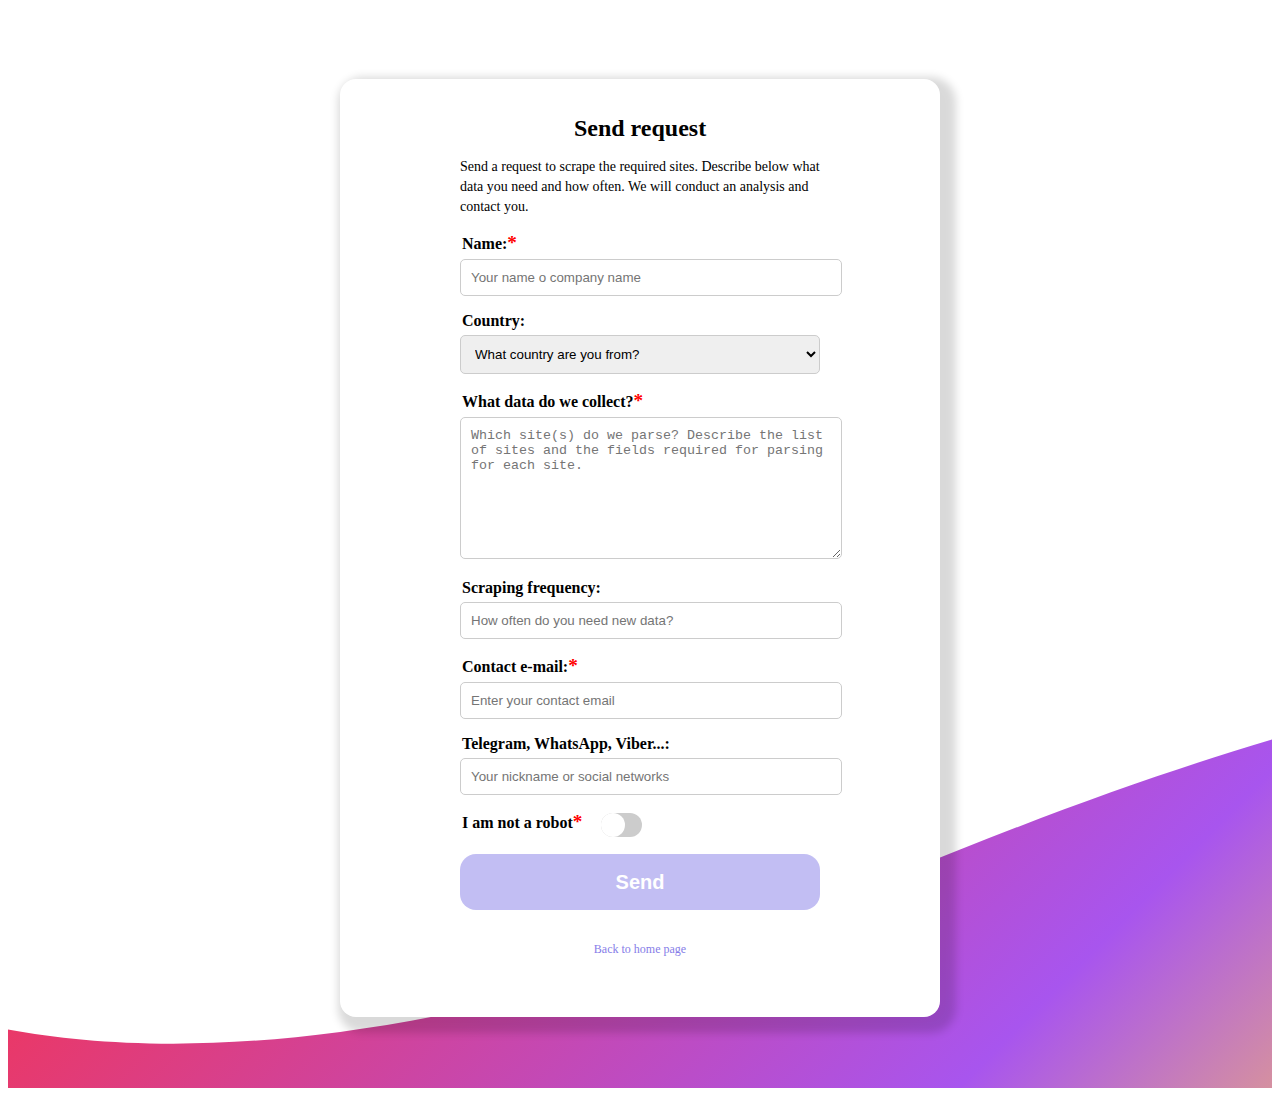
<file: requestForm.html>
<!DOCTYPE html>
<html lang="ru">
<head>
    <meta charset="UTF-8">
    <meta name="viewport" content="width=device-width, initial-scale=1.0">
    <title>Request Form</title>

     <!-- -----style CSS -------- -->
     <link rel="stylesheet" href="styles/requestForm.css">

</head>
<body>
    <section id="formulario">
        <form id="initialForm">
            <div class="container-main">
                <div class="container-form">
                    <h1 class="form-title">Send request</h1>
                    <p class="form-description">Send a request to scrape the required sites. Describe below what data you need and how often. We will conduct an analysis and contact you.</p>
                    <label class="name-label">
                        <legend class="name-leg">Name:<span class="required">*</span></legend>
                        <input class="name__input" type="text" name="Name" placeholder="Your name o company name" required>
                        <span class="error" id="firstNameError"></span>
                    </label>
               
                    <label class="country-label">
                        <legend class="country-leg">Country:</legend>
                        <select class="country" name="country" placeholder="What country are you from?">
                          <option value="">What country are you from?</option>
                          <option value="LA">LA</option>
                          <option value="USA">USA</option>
                          <option value="Europa">Europa</option>
                        </select>
                    </label>
                    <label class="message-label">
                        <legend class="message-leg">What data do we collect?<span class="required">*</span></legend>
                        <textarea class="message" name="message" placeholder="Which site(s) do we parse? Describe the list of sites and the fields required for parsing for each site." rows="8" required></textarea>
                    </label>

                    <label class="scrapping-label">
                        <legend class="scrapping-leg"> Scraping frequency:</legend>
                        <input class="scraping__input" type="text" name="scraping" placeholder="How often do you need new data?" required>
                        <span class="error" id="firstNameError"></span>
                    </label>
                
                    <label class="email-label">
                        <legend class="email-leg">Contact e-mail:<span class="required">*</span></legend>
                        <input class="email__input" type="email" name="email" placeholder="Enter your contact email" required>
                        <span class="error" id="emailError"></span>
                    </label> 
                
                    <label class="redes-label">
                        <legend class="redes-leg">Telegram, WhatsApp, Viber...:</legend>
                        <input class="redes__input" type="text" name="redes" placeholder="Your nickname or social networks" required>
                        <span class="error" id="firstNameError"></span>
                    </label>
           
                    <label class="robot-label">
                        <legend class="robot-leg">I am not a robot<span class="required">*</span></legend>
                        <input class="robot__input" type="checkbox">
                        <span class="slider round"></span>
                    </label>
                    <input class="button-send" type="submit" value="Send"></input>
                    <a class="back-home" href="/index.html">Back to home page</a>
                </div>
            </div>
        </form>
        
        <div id="confirmForm" class="hidden">
            <h1 class="request-h1">Request has been sent</h1>
            <img class="img-confirm" src="public/images/requestForm/vector.svg" alt="Vector">
            <p class="starting-p">We are already starting to analyze your.</p>
            <p class="contact-p"> We will contact you shortly. <br> Thank you for using our service!</p>
            <button class="btnGoHome" onclick="goToHomePage()">Go back to the main page</button>
        </div>
    </section>

    <script src="scripts/requestForm.js"></script>
</body>
</html>
</file>
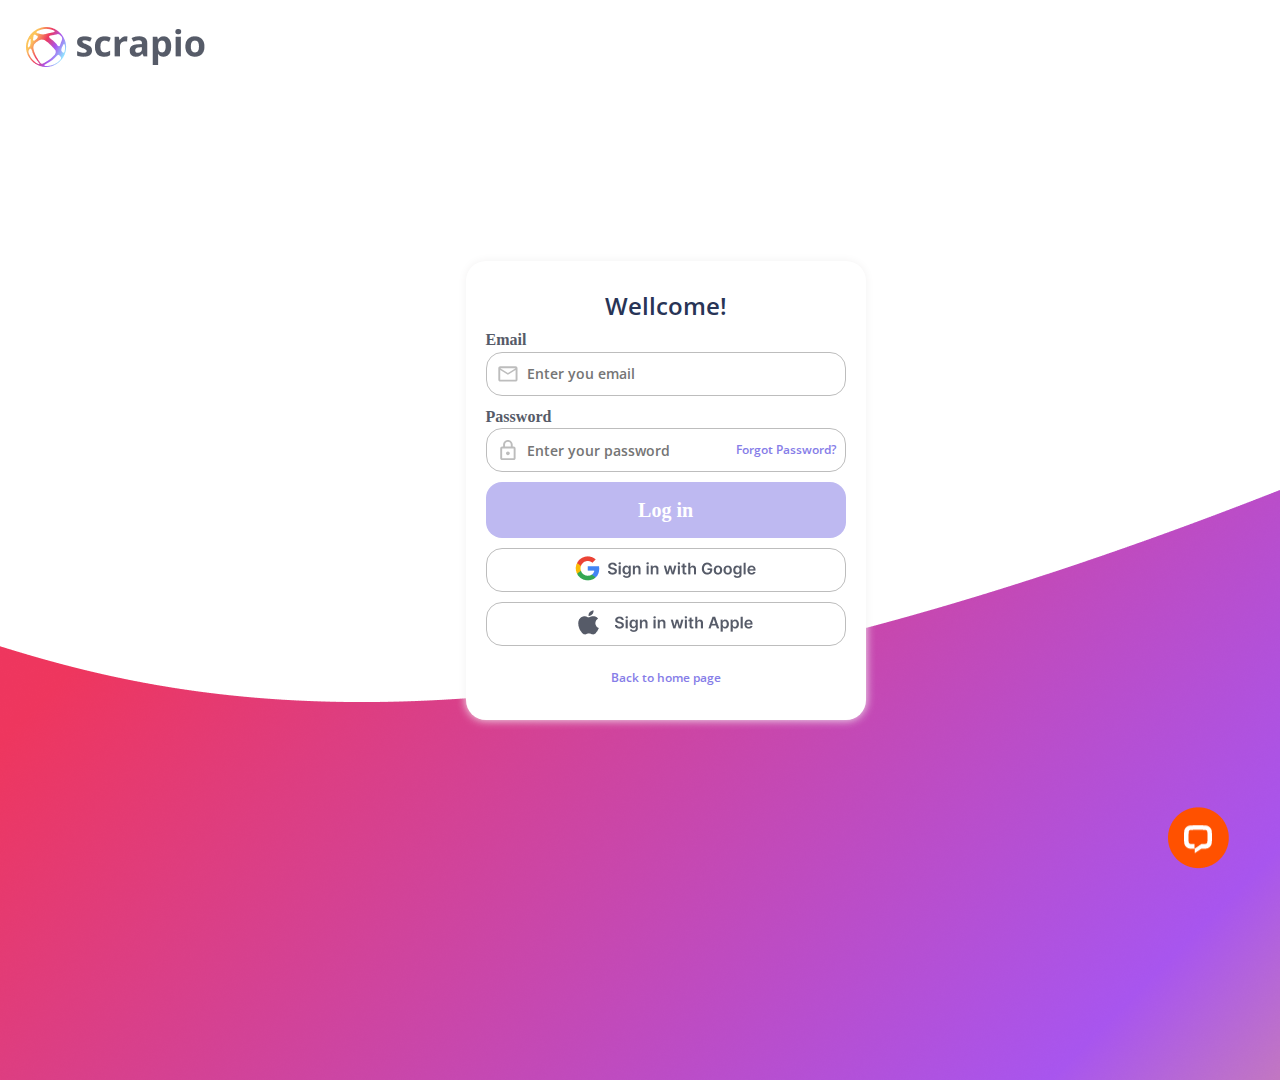
<file: HTML/index_authorization.html>
<!DOCTYPE html>
<html lang="en">
  <head>
    <meta charset="UTF-8" />
    <meta name="viewport" content="width=device-width, initial-scale=1.0" />
    <link rel="stylesheet" href="../styles/authorization_style.css" />
    <title>Authotization form</title>
  </head>
  <body>
    <form action="" method="">
      <div class="cotent">
        <div class="backgraund-wave">
          <img src="../public/img_authourization/wave_bottom.png" alt="" />
        </div>
        <button class="btn-logo-scrapio">
          <img src="../public/img_authourization/logo_img.png" alt="" />
        </button>

        <div class="wellcome-window">
          <div class="wellcom">Wellcome!</div>
          <div class="email">
            <label for="email">Email</label>
            <div class="input-conteiner">
              <img src="../public/img_authourization/email.svg" alt="email icon" />
              <input
                type="email"
                id="email"
                name="email"
                placeholder="Enter you email"
              />
            </div>
          </div>
          <div class="password">
            <label for="password">Password</label>
            <div class="input-conteiner">
              <img src="../public/img_authourization/lock.svg" alt="lock icon" />
              <input
                type="password"
                id="password"
                name="password"
                placeholder="Enter your password"
              />
              <button class="forgot-rassword">Forgot Password?</button>
            </div>
          </div>

          <button class="login">
            <div>Log in</div>
          </button>
          <button class="sing-google">
            <div class="img">
              <img src="../public/img_authourization/google.png" alt="google" />
            </div>
          </button>
          <button class="sing-apple">
            <div class="img">
              <img src="../public/img_authourization/apple.png" alt="apple" />
            </div>
          </button>
          <button class="back-home-page">Back to home page</button>
        </div>
        <div class="chat">
          <img src="../public/img_authourization/chat.png" alt="" />
        </div>
      </div>
    </form>
  </body>
  <script src="../scripts/script_authorization.js"></script>
  <!-- <script src="../scripts/script_header.js"></script> -->
</html>
</file>
<file: styles/requestForm.css>
/***REQUEST FORM**/
#formulario {
  width: 100%;
  height: 1080px;
  justify-content: center;
  align-items: center;
  display: flex;
  position: relative;
  overflow: hidden;
}
#formulario::after {
  content: "";
  position: absolute;
  width: 100%;
  height: 100%;
  bottom: 0;
  background-image: url("../public/images/requestForm/ellipse98.svg");
  background-position: bottom center;
  background-repeat: no-repeat;
  background-size: cover;
  z-index: -1;
}
#formulario .container-main {
  width: 600px;
  height: 87.68%;
  display: flex;
  flex-direction: column;
  align-items: center;
  justify-content: center;
  background-color: #FFFFFF;
  border-radius: 16px;
  box-shadow: 7px 7px 9px 9px rgba(0, 0, 0, 0.15);
}
#formulario .container-form {
  width: 100%;
  max-width: 360px;
  height: 87.68%;
  margin: 0 auto;
  padding: 20px;
  border-radius: 10px;
}
#formulario .form-title {
  text-align: center;
  font-size: 24px;
  line-height: 26.4px;
  margin-bottom: 16px;
  font-weight: 600;
}
#formulario .form-description {
  text-align: left;
  font-size: 14px;
  font-weight: 400;
  line-height: 19.6px;
  margin-bottom: 16px;
}
#formulario .name-label,
#formulario .country-label,
#formulario .message-label,
#formulario .email-label,
#formulario .redes-label,
#formulario .scrapping-label,
#formulario .robot-label {
  display: block;
  margin-bottom: 16px;
}
#formulario .name-leg,
#formulario .country-leg,
#formulario .message-leg,
#formulario .scrapping-leg,
#formulario .email-leg,
#formulario .redes-leg,
#formulario .robot-leg {
  font-size: 16px;
  margin-bottom: 5px;
  font-weight: bold;
}
#formulario .required {
  color: red;
  font-size: 1.2em;
}
#formulario input[type=text],
#formulario input[type=email],
#formulario textarea,
#formulario select {
  width: 100%;
  padding: 10px;
  border: 1px solid #ccc;
  border-radius: 5px;
}
#formulario textarea {
  resize: vertical;
}
#formulario .error {
  color: red;
  font-size: 12px;
}
#formulario a {
  display: block;
  text-align: center;
  margin-top: 16px;
  text-decoration: none;
  color: #333;
}
#formulario a:hover {
  text-decoration: underline;
}
#formulario .robot-label {
  display: flex;
  align-items: center;
}
#formulario .robot-label legend {
  margin-right: 10px;
}
#formulario .robot-label input {
  opacity: 0;
  width: 0;
  height: 0;
}

.robot-label {
  display: flex;
  align-items: center;
}
.robot-label .robot-leg {
  margin-right: 10px;
}

.slider {
  position: relative;
  display: inline-block;
  width: 41px;
  height: 24px;
  background-color: #ccc;
  border-radius: 20px;
  transition: 0.4s;
}
.slider::before {
  position: absolute;
  content: "";
  height: 24px;
  width: 24px;
  bottom: 0;
  background-color: white;
  border-radius: 50%;
  transition: 0.4s;
}

input[type=checkbox]:checked + .slider {
  background-color: rgba(39, 174, 95, 0.4235294118);
}
input[type=checkbox]:checked + .slider::before {
  transform: translateX(20px);
  background-color: #27AE60;
}

.button-send[type=submit] {
  width: 100%;
  height: 56px;
  display: inline-block;
  align-self: center;
  padding: 10px;
  background-color: rgba(134, 125, 232, 0.5);
  color: #FFFFFF;
  border: none;
  border-radius: 16px;
  cursor: pointer;
  font-size: 20px;
  line-height: 28px;
  font-weight: 600;
}
.button-send[type=submit].active {
  background-color: rgb(134, 125, 232);
}

#formulario .back-home {
  text-align: center;
  display: block;
  color: #867DE8;
  text-decoration: none;
  font-size: 12px;
  padding-top: 16px;
  padding-bottom: 39.94px;
}
#formulario .back-home:hover {
  text-decoration: underline;
}

/***** Confirmation form ****/
#confirmForm {
  width: 600px;
  min-height: 431px;
  border-radius: 16px;
  box-shadow: 6px 6px 10px 10px rgba(0, 0, 0, 0.15);
  padding: 5.3% 2.6% 5.8% 2.6%;
  background-color: #FFFFFF;
  display: flex;
  flex-direction: column;
  align-items: center;
  justify-content: center;
  display: none;
}
#confirmForm .img-confirm {
  width: 113.14px;
  min-height: 112px;
  justify-content: center;
  align-items: center;
  padding-top: 4.4%;
}
#confirmForm .requiest-h1 {
  width: 51.8%;
  font-size: 24px;
  font-weight: 600;
  line-height: 26.4px;
  text-align: center;
  justify-content: center;
  padding-top: 32px;
}
#confirmForm .starting-p {
  width: 60.5%;
  color: #565B68;
  font-size: 16px;
  font-weight: 600;
  line-height: 22.4px;
  align-items: center;
  padding-top: 4.4%;
}
#confirmForm .contact-p {
  width: 51.5%;
  color: #565B68;
  font-size: 16px;
  text-align: center;
  font-weight: 600;
  line-height: 22.4px;
  padding-top: 4.4%;
}
#confirmForm .btnGoHome {
  width: 60%;
  height: 56px;
  gap: 10px;
  background-color: #FFFFFF;
  color: #867DE8;
  font-size: 20px;
  font-weight: 600;
  line-height: 28px;
  border: 1px solid #867DE8;
  border-radius: 16px;
  cursor: pointer;
  text-align: center;
  margin-top: 4.4%;
}
#confirmForm .hidden {
  display: none;
}/*# sourceMappingURL=requestForm.css.map */
</file>
<file: styles/authorization_style.css>
@import url("https://fonts.googleapis.com/css2?family=Open+Sans:ital,wght@0,300..800;1,300..800&display=swap");
* {
  padding: 0;
  margin: 0;
  -webkit-box-sizing: border-box;
          box-sizing: border-box;
}

ul {
  list-style: none;
}

.backgraund-wave {
  position: relative;
  max-width: 100%;
}

.btn-logo-scrapio {
  position: absolute;
  top: 3%;
  left: 2%;
  border: none;
  background: transparent;
  z-index: 1000;
}

.chat {
  position: absolute;
  bottom: 6%;
  right: 5%;
}

.wellcome-window {
  position: absolute;
  top: 24%;
  width: 400px;
  display: -webkit-box;
  display: -ms-flexbox;
  display: flex;
  -webkit-box-orient: vertical;
  -webkit-box-direction: normal;
      -ms-flex-direction: column;
          flex-direction: column;
  -webkit-box-align: center;
      -ms-flex-align: center;
          align-items: center;
  left: 50%;
  -webkit-transform: translateX(-50%);
      -ms-transform: translateX(-50%);
          transform: translateX(-50%);
  gap: 10px;
  background-color: #ffffff;
  border-radius: 20px;
  -webkit-box-shadow: 0 0 10px rgb(242, 241, 241);
          box-shadow: 0 0 10px rgb(242, 241, 241);
}

.wellcom {
  font-family: Open Sans;
  font-size: 24px;
  font-weight: 600;
  line-height: 26.4px;
  color: #283456;
  margin-top: 32px;
}

.email {
  display: -webkit-box;
  display: -ms-flexbox;
  display: flex;
  -webkit-box-orient: vertical;
  -webkit-box-direction: normal;
      -ms-flex-direction: column;
          flex-direction: column;
}

label {
  font-family: Inter;
  font-size: 16px;
  font-weight: 600;
  line-height: 22.4px;
  color: #565b68;
}

.input-conteiner {
  position: relative;
}

.input-conteiner img {
  position: absolute;
  width: 24px;
  height: 24px;
  left: 10px;
  top: 50%;
  -webkit-transform: translateY(-50%);
      -ms-transform: translateY(-50%);
          transform: translateY(-50%);
}

input {
  border: solid #bdbdbd 1px;
  border-radius: 16px;
  width: 360px;
  height: 44px;
  font-family: Open Sans;
  font-size: 14px;
  font-weight: 600;
  line-height: 19.6px;
  color: #828282;
  padding-left: 40px;
}

.forgot-rassword {
  position: absolute;
  top: 32%;
  right: 10px;
  font-family: Open Sans;
  font-size: 12px;
  font-weight: 600;
  line-height: 16.8px;
  color: #867de8;
  background-color: transparent;
  border: none;
}

.password {
  display: -webkit-box;
  display: -ms-flexbox;
  display: flex;
  -webkit-box-orient: vertical;
  -webkit-box-direction: normal;
      -ms-flex-direction: column;
          flex-direction: column;
}

.login {
  border: none;
  background-color: #beb9f1;
  width: 360px;
  height: 56px;
  border-radius: 16px;
}

.login div {
  font-family: Inter;
  font-size: 20px;
  font-weight: 600;
  line-height: 28px;
  color: #ffffff;
  margin: 0 auto;
}

.sing-google {
  width: 360px;
  height: 44px;
  border: solid #bdbdbd 1px;
  border-radius: 16px;
  background-color: transparent;
}

.sing-apple {
  width: 360px;
  height: 44px;
  border: solid #bdbdbd 1px;
  border-radius: 16px;
  background-color: transparent;
}

.back-home-page {
  color: #867de8;
  font-family: Open Sans;
  font-size: 12px;
  font-weight: 600;
  line-height: 16.8px;
  border: none;
  width: 360px;
  height: 44px;
  margin: 0 auto 20px;
  background-color: transparent;
}

@media (max-width: 1280px) {
  .wellcome-window {
    left: 52%;
    top: 29%;
  }
  .chat {
    right: 4%;
    bottom: 3%;
  }
}
@media (max-width: 760px) {
  .logo-scrapio {
    left: 37%;
    top: 7%;
  }
  .wellcome-window {
    left: 54%;
    top: 29%;
  }
  .chat {
    left: 49%;
    top: 77%;
  }
}
@media (max-width: 460px) {
  .logo-scrapio {
    left: 30%;
  }
  .wellcome-window {
    left: 49%;
    top: 29%;
  }
  .chat {
    left: 49%;
    top: 76%;
  }
}
</file>
